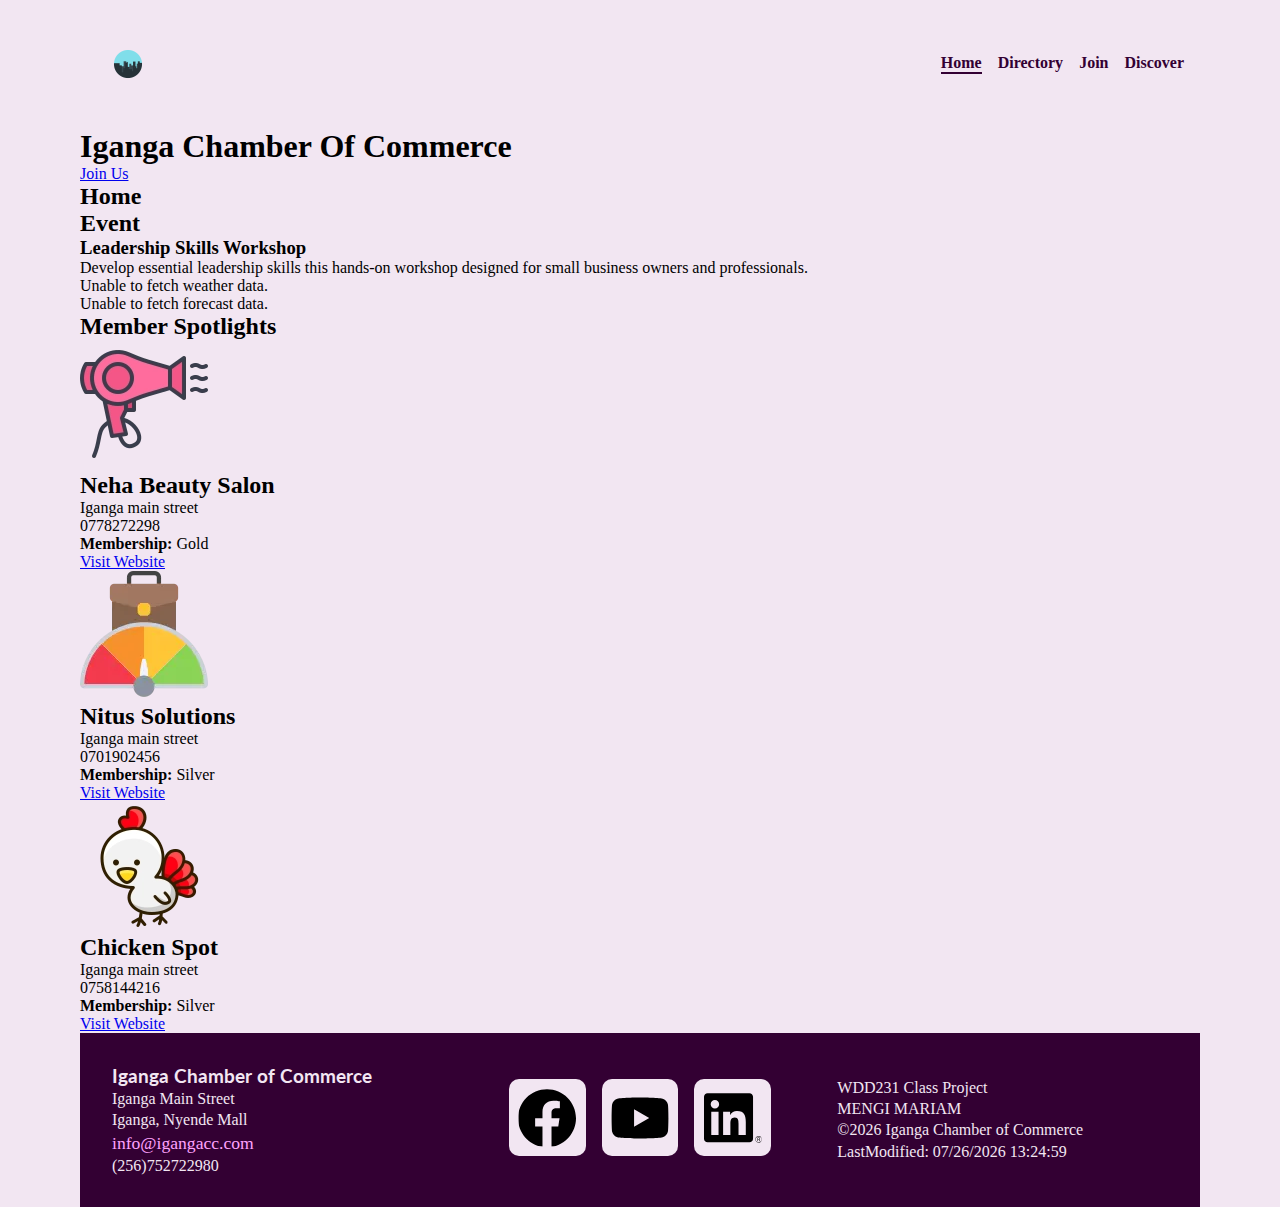
<file: chamber/index.html>
<!DOCTYPE html>

<html lang="en-US">

<head>
<meta charset="UTF-8">
<meta name="viewport" content="width=device-width, initial-scale=1.0">
<title>Iganga Chamber of Commerce </title>
<meta name="description" content="A directory of Iganga Chamber of Commerce members.">
<meta name="author" content="Mengi Mariam">
<meta property="og:title" content="Iganga Chamber of Commerce Directory">
<meta property="og:description" content="The Iganga Chamber of Commerce empowers local businesses, encourages investment, and connects entrepreneurs with valuable resources and growth opportunities">
<meta property="og:image" content="https://mengi256.github.io/wdd231/chamber/images/chamber.webp">
<meta property="og:url" content="https://mengi256.io/wdd231/chamber/directory.html">
<link rel="icon" href="images/favicon.ico">
<link rel="preconnect" href="https://fonts.googleapis.com">
<link rel="preconnect" href="https://fonts.gstatic.com" crossorigin>
<link href="https://fonts.googleapis.com/css2?family=Lato:ital,wght@0,100;0,300;0,400;0,700;0,900;1,100;1,300;1,400;1,700;1,900&family=Open+Sans:ital,wght@0,300..800;1,300..800&display=swap" rel="stylesheet">
<script src="scripts/chamber.js" defer></script>
<link rel="stylesheet" href="styles/chamber_small.css">
<link rel="stylesheet" href="styles/chamber_large.css" media="(min-width: 700px)">

</head>

  <body>
    <div class="header-wrap">
    <header>
      <div class="header-img-box"> 
      <img src="images/town.png" alt="Iganga town">
      
      </div>
      <div id="menu"></div>
    </header>
    <nav>
         <ul class="navigation"> 
            <li id="current"><a href="index.html">Home</a></li>
            <li ><a href="directory.html">Directory</a></li>
             <li><a href="join.html">Join</a></li>
              <li><a href="discover.html">Discover</a></li>
            </ul>
         

      </nav>
    </div>
    <main>
   
    <section class="hero-section-box">
      <div class="hero-section">  
        <div class="hero-info">
            <h1 class="hero-heading">Iganga Chamber Of Commerce</h1>
            <a class="join-btn" href="join.html">Join Us</a>
        </div>
        </div>
    </section>
    <h2 class="way-finding">Home</h2>

    <div class="big-container"> 
    <section >
       
    <div class="current-event">

         <h2>Event</h2>
        <div class="event">
            <h3>Leadership Skills Workshop </h3>
            <p>Develop essential leadership skills
              this hands-on workshop designed for 
              small business owners and professionals.</p>
        </div>
        
        </div>

    </section>

 <section id="weather">
  
  <div id="current-weather" class="weather-box">
  
  </div>

  <div id="forecast" class="weather-box">
    
    
  </div>
</section>
</div>


<section id="spotlights">
        <h2>Member Spotlights</h2>
        <div id="spotlight-container" class="spotlight-grid">
          
        </div>
    </section>
 
  </main>

  <footer>
    <div class="contact">
      <h3>Iganga Chamber of Commerce</h3>
      <p>Iganga Main Street</p>
      <p>Iganga, Nyende Mall</p>
      <a class="email" href="mailto:mengimagheed7@gmail.com">info@igangacc.com</a>
      <p>(256)752722980</p>
    </div>
    <div class=" social-links">
      <a href="https://facebook.com">
        <img src="images/facebook.svg" alt="facebook logo">
      </a>
      <a href="https://youtube.com">
        <img src="images/youtube.svg" alt="youtube logo">
      </a>
      <a href="https://linkedin.com">
        <img src="images/linkedin.svg" alt="Linkedin logo">
      </a>

    </div>
    <div class="footer-dates"> 
      <p>WDD231 Class Project</p>
      <p>MENGI MARIAM</p>
   <p> &copy;<span id="year"></span> Iganga Chamber of Commerce</p>
   <p id="lastmodified"></p>
   </div>
   
   

  </footer>
  </body>
  
  </html>
</file>
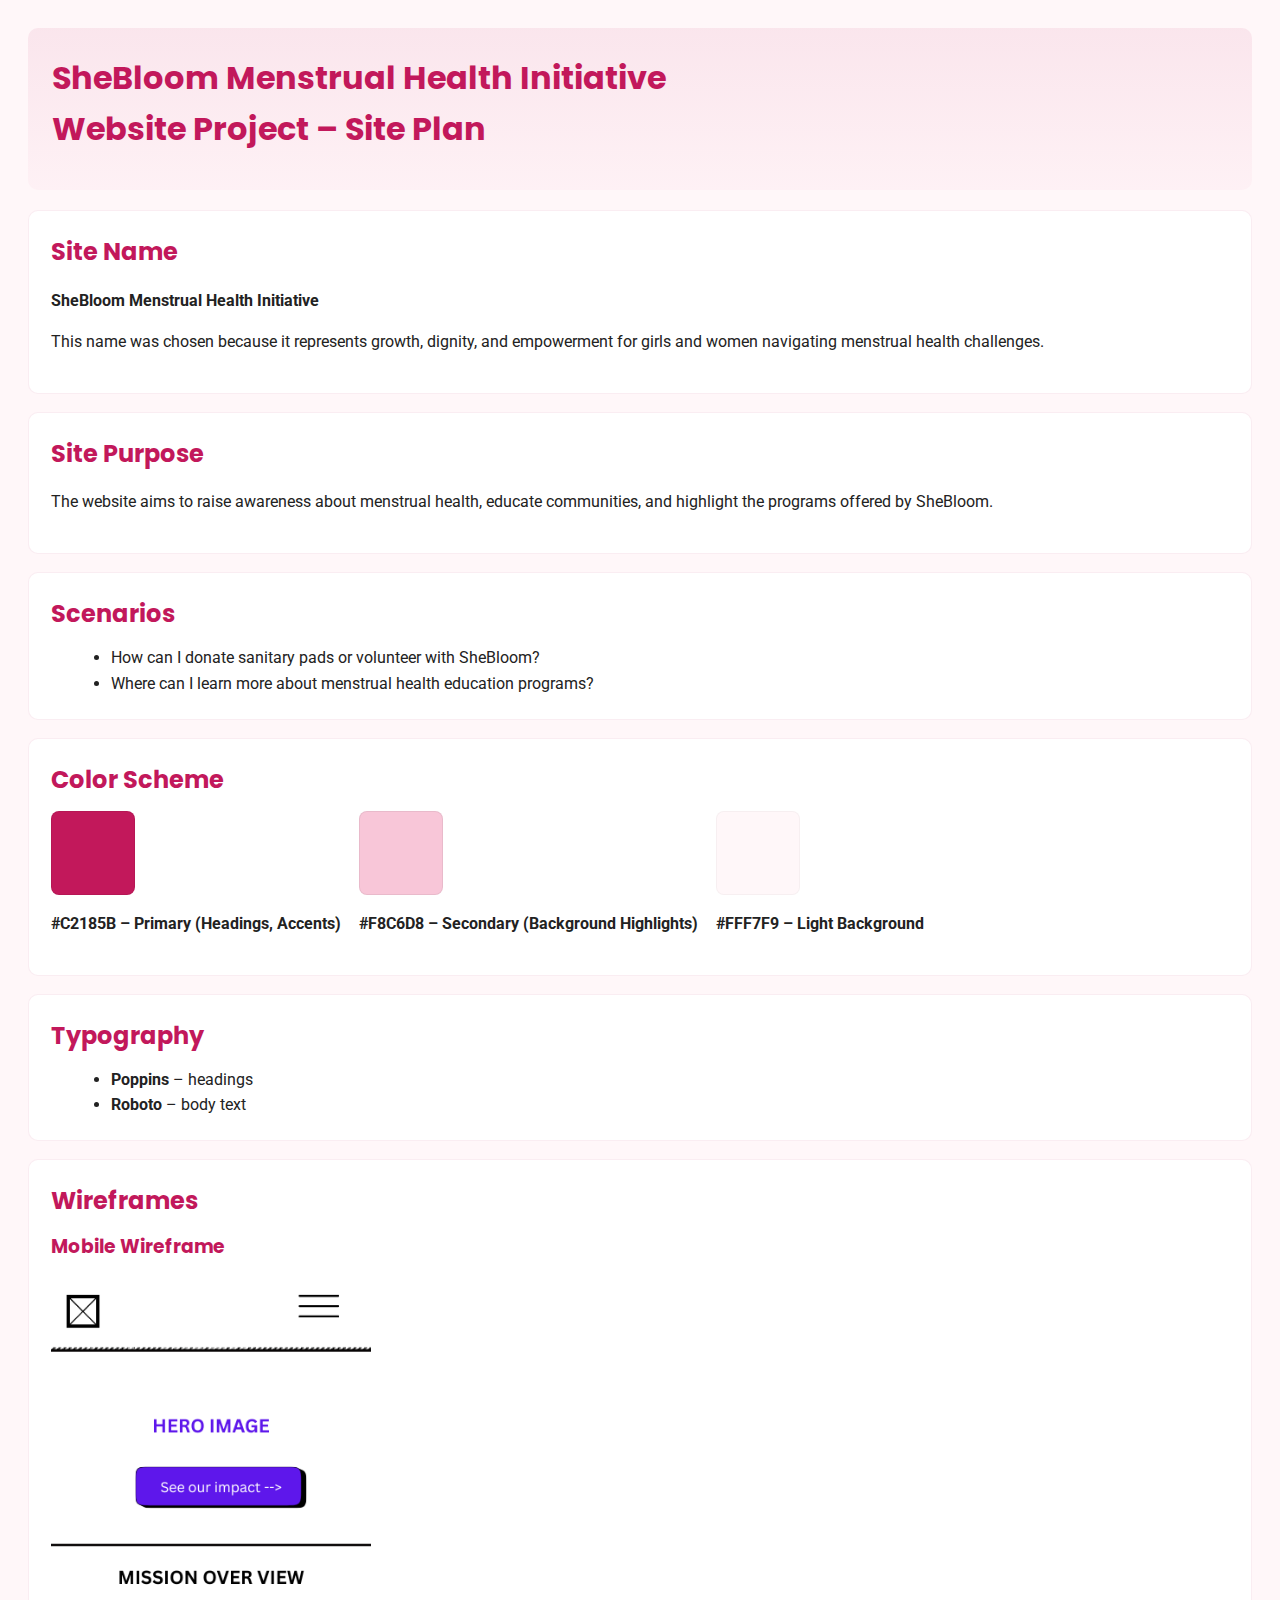
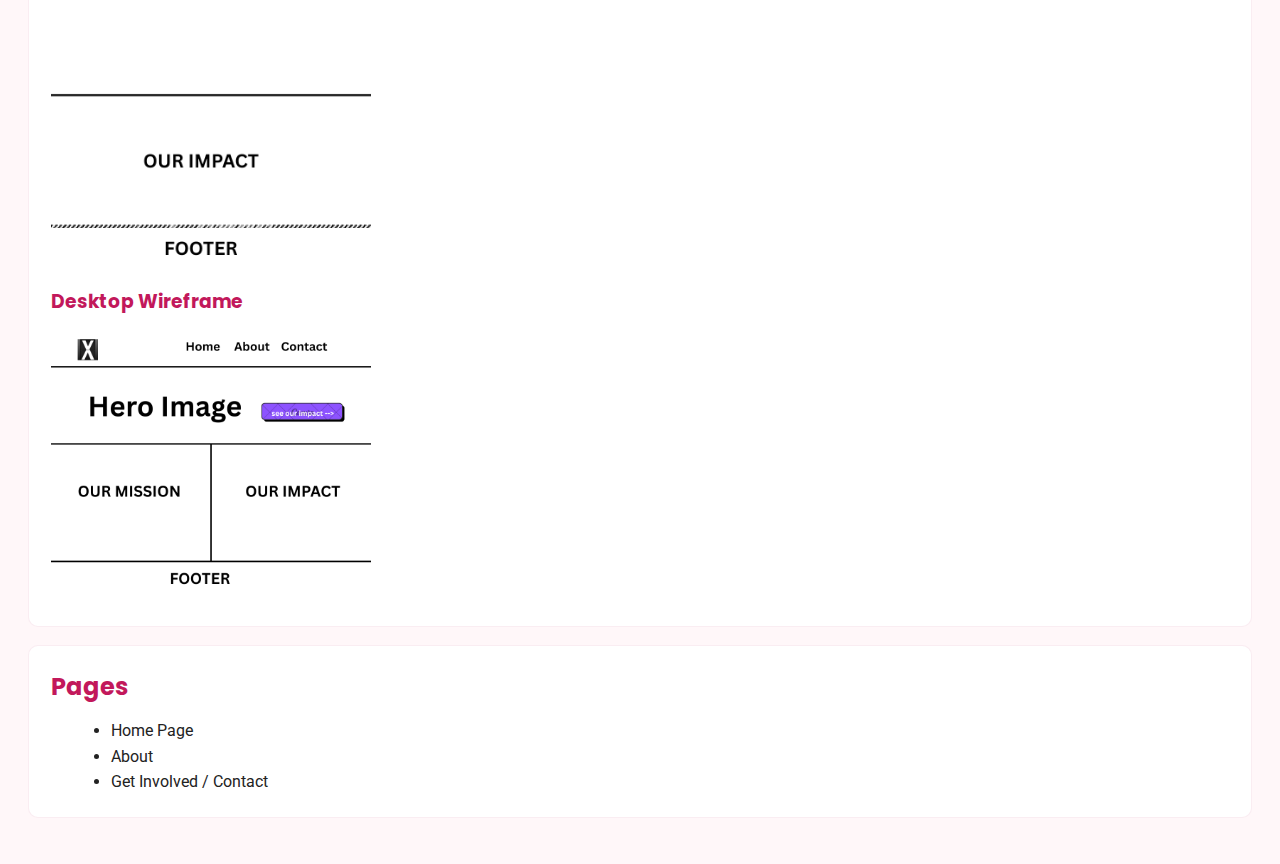
<file: siteplan.html>
<!DOCTYPE html>
<html lang="en-US">
<head>
  <meta charset="UTF-8">
  <meta name="viewport" content="width=device-width, initial-scale=1.0">
  <title>SheBloom Menstrual Health Initiative – Site Plan</title>
  <link rel="stylesheet" href="siteplan.css">
</head>
<body>
  <header>
    <h1>SheBloom Menstrual Health Initiative<br>Website Project – Site Plan</h1>
  </header>

  <section>
    <h2>Site Name</h2>
    <p><strong>SheBloom Menstrual Health Initiative</strong></p>
    <p>This name was chosen because it represents growth, dignity, and empowerment for girls and women navigating menstrual health challenges.</p>
  </section>

  <section>
    <h2>Site Purpose</h2>
    <p>The website aims to raise awareness about menstrual health, educate communities, and highlight the programs offered by SheBloom.</p>
  </section>

  <section>
    <h2>Scenarios</h2>
    <ul>
      <li>How can I donate sanitary pads or volunteer with SheBloom?</li>
      <li>Where can I learn more about menstrual health education programs?</li>
    </ul>
  </section>

  <section>
    <h2>Color Scheme</h2>
    <div class="swatch-container">
      <div>
        <div class="color-swatch primary"></div>
        <p><strong>#C2185B – Primary (Headings, Accents)</strong></p>
      </div>
      <div>
        <div class="color-swatch secondary"></div>
        <p><strong>#F8C6D8 – Secondary (Background Highlights)</strong></p>
      </div>
      <div>
        <div class="color-swatch light-bg"></div>
        <p><strong>#FFF7F9 – Light Background</strong></p>
      </div>
    </div>
  </section>

  <section>
    <h2>Typography</h2>
    <ul>
      <li><strong>Poppins</strong> – headings</li>
      <li><strong>Roboto</strong> – body text</li>
    </ul>
  </section>

  <section>
    <h2>Wireframes</h2>
    <h3>Mobile Wireframe</h3>
<img src="images/mobile.png" alt="mobile wireframe" >
    <h3>Desktop Wireframe</h3>
 <img class="desktop" src="images/desktop.png" alt="desktop wireframe" >
  </section>

  <section>
    <h2>Pages</h2>
    <ul>
      <li>Home Page</li>
      <li>About</li>
      <li>Get Involved / Contact</li>
    </ul>
  </section>
</body>
</html>
</file>
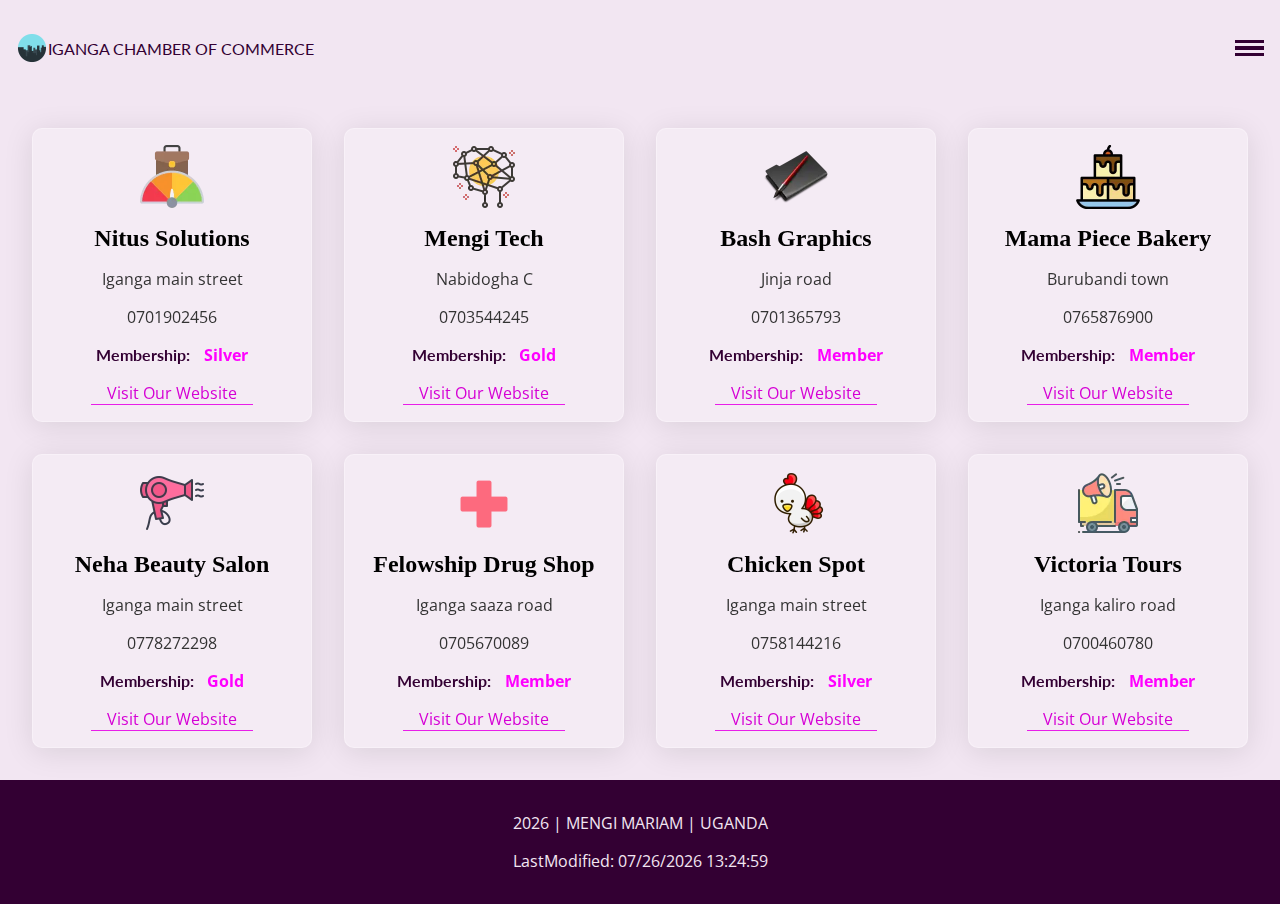
<file: chamber/directory.html>
<!DOCTYPE html>
<html lang="en-US">
  <head>
    <meta charset="utf-8">
    <meta name="viewport" content="width=device-width, initial-scale=1">
   <meta name="description" content="Mengi Mariam, a BYU–Pathway student from Uganda, shares her journey in software development and passion for web technologies.">

    <meta name="author" content="Mengi Mariam">
   
<title>MENGI MARIAM | WDD 231</title>
   <link rel="preconnect" href="https://fonts.googleapis.com">
<link rel="preconnect" href="https://fonts.gstatic.com" crossorigin>
<link href="https://fonts.googleapis.com/css2?family=Lato:ital,wght@0,100;0,300;0,400;0,700;0,900;1,100;1,300;1,400;1,700;1,900&family=Open+Sans:ital,wght@0,300..800;1,300..800&display=swap" rel="stylesheet">
    
     <script src="scripts/chamber.js" defer></script>
     <link rel="stylesheet" href="styles/chamber.css">
     
   
  </head>
  <body>
    <header>
      <div class="header-img-box"> 
      <img src="images/town.png" alt="Iganga town">
      <p>Iganga Chamber of Commerce</p>
      </div>
      <div id="menu"></div>
    </header>
    <nav>
         <ul class="navigation"> 
            <li><a href="index.html">Home</a></li>
            <li class="current"><a href="directory.html">Directory</a></li>
             <li><a href="join.html">Join</a></li>
              <li><a href="discover.html">Discover</a></li>
            </ul>
         

      </nav>
    <main>
   <div id="members-container"></div>
  </main>

  <footer>
   <p>  <span id="year"> </span> | MENGI MARIAM | UGANDA</p>
   <p id="lastmodified"></p>
  </footer>
  </body>
  
  </html>
</file>
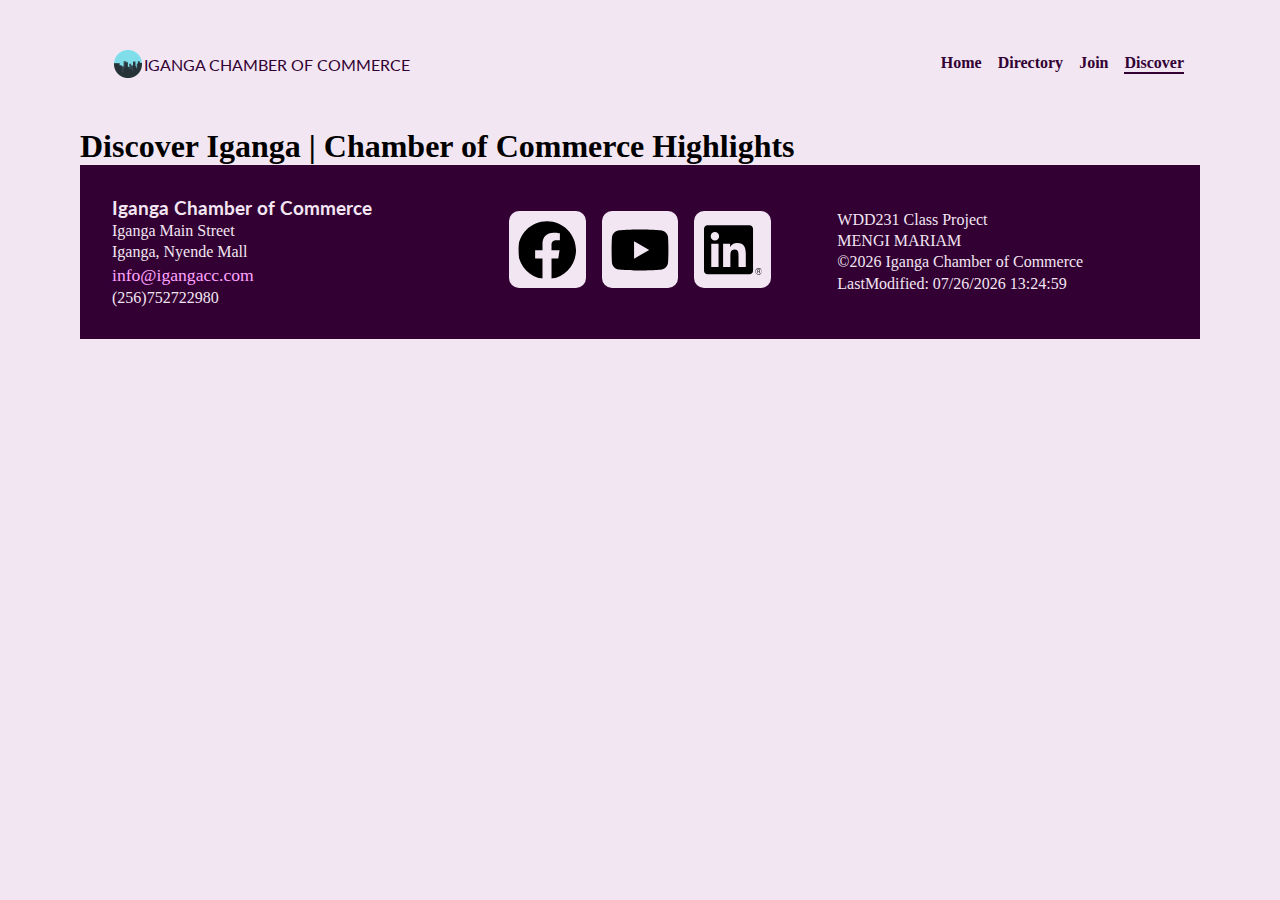
<file: chamber/discover.html>
<!DOCTYPE html>

<html lang="en-US">

<head>
<meta charset="UTF-8">
<meta name="viewport" content="width=device-width, initial-scale=1.0">
<title>Discover Iganga | Iganga Chamber of Commerce</title>

<meta name="description" content="Discover Iganga’s local businesses, attractions, and chamber members. Explore featured spots and points of interest in the city.">

<meta name="author" content="Mengi Mariam">
<meta property="og:title" content="Iganga Chamber of Commerce Directory">
<meta property="og:description" content="Explore Iganga’s businesses, attractions, and chamber members. Discover featured spots and points of interest in the city.">

<meta property="og:image" content="https://mengi256.github.io/wdd231/chamber/images/chamber.webp">
<meta property="og:url" content="https://mengi256.io/wdd231/chamber/directory.html">
<link rel="icon" href="images/favicon.ico">
<link rel="preconnect" href="https://fonts.googleapis.com">
<link rel="preconnect" href="https://fonts.gstatic.com" crossorigin>
<link href="https://fonts.googleapis.com/css2?family=Lato:ital,wght@0,100;0,300;0,400;0,700;0,900;1,100;1,300;1,400;1,700;1,900&family=Open+Sans:ital,wght@0,300..800;1,300..800&display=swap" rel="stylesheet">
<script type="module" src="scripts/chamber.js" ></script>

<link rel="stylesheet" href="styles/chamber_small.css">
<link rel="stylesheet" href="styles/chamber_large.css" media="(min-width: 700px)">
</head>

  <body>
   <div class="header-wrap">
    <header>
      <div class="header-img-box"> 
      <img src="images/town.png" alt="Iganga town">
      <p>Iganga Chamber of Commerce</p>
      </div>
      <div id="menu"></div>
    </header>
    <nav>
         <ul class="navigation"> 
            <li><a href="index.html">Home</a></li>
            <li><a href="directory.html">Directory</a></li>
             <li><a href="join.html">Join</a></li>
              <li id="current"><a href="discover.html">Discover</a></li>
            </ul>
         

      </nav>
    </div>
  

    <main>
  <h1 class="discover-heading">Discover Iganga | Chamber of Commerce Highlights</h1>
  <section id="visit-message"></section>
  <div class="discover-grid" id="discover-grid"></div>
</main>


  <footer>
    <div class="contact">
      <h3>Iganga Chamber of Commerce</h3>
      <p>Iganga Main Street</p>
      <p>Iganga, Nyende Mall</p>
      <a class="email" href="mailto:mengimagheed7@gmail.com">info@igangacc.com</a>
      <p>(256)752722980</p>
    </div>
    <div class=" social-links">
      <a href="https://facebook.com">
        <img src="images/facebook.svg" alt="facebook logo">
      </a>
      <a href="https://youtube.com">
        <img src="images/youtube.svg" alt="youtube logo">
      </a>
      <a href="https://linkedin.com">
        <img src="images/linkedin.svg" alt="Linkedin logo">
      </a>

    </div>
    <div class="footer-dates"> 
      <p>WDD231 Class Project</p>
      <p>MENGI MARIAM</p>
   <p> &copy;<span id="year"></span> Iganga Chamber of Commerce</p>
   <p id="lastmodified"></p>
   </div>
   
   

  </footer>
  </body>
  
  </html>
</file>
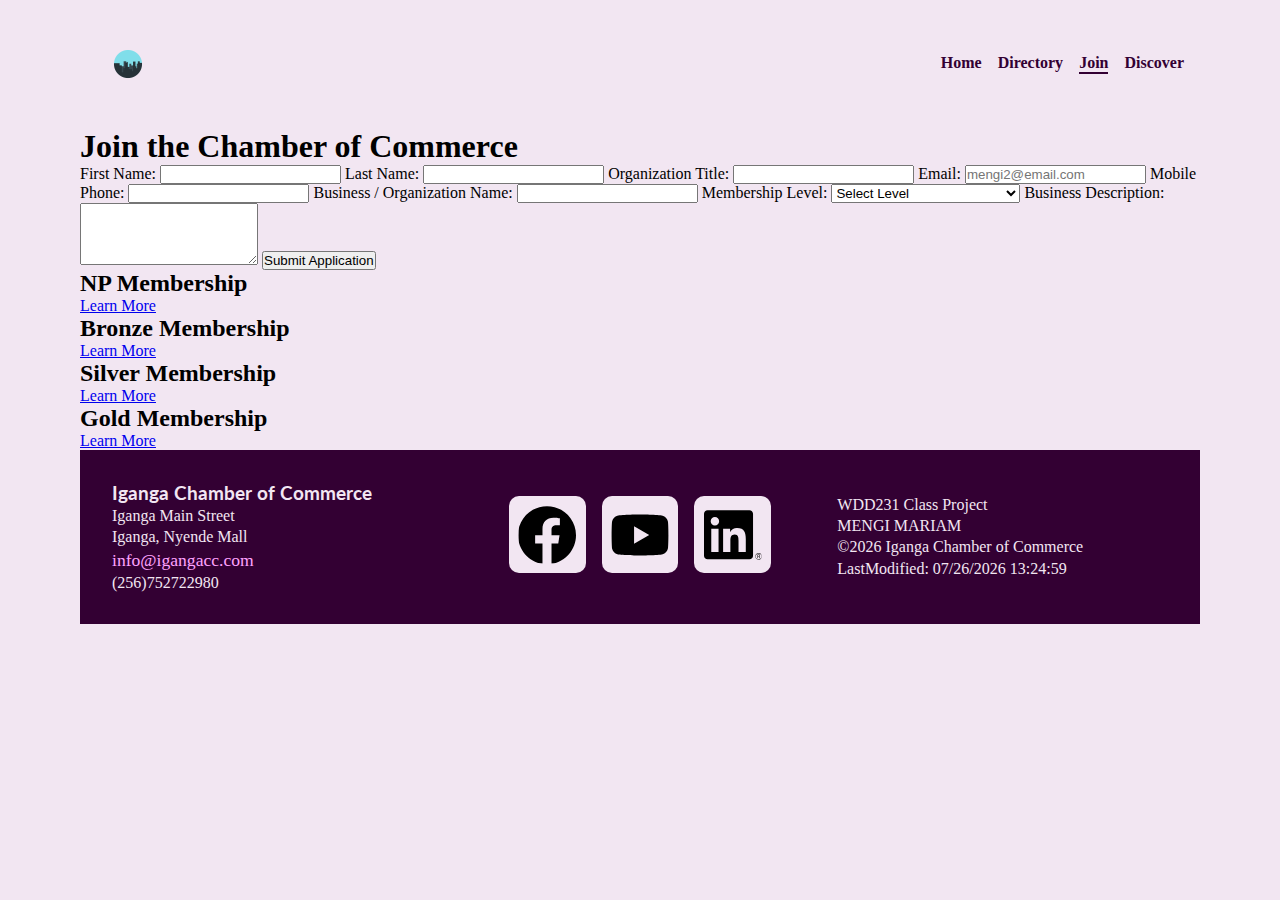
<file: chamber/join.html>
<!DOCTYPE html>

<html lang="en-US">

<head>
<meta charset="UTF-8">
<meta name="viewport" content="width=device-width, initial-scale=1.0">
<title>Iganga Chamber of Commerce </title>
<meta name="description" content="A directory of Iganga Chamber of Commerce members.">
<meta name="author" content="Mengi Mariam">
<meta property="og:title" content="Iganga Chamber of Commerce Directory">
<meta property="og:description" content="The Iganga Chamber of Commerce empowers local businesses, encourages investment, and connects entrepreneurs with valuable resources and growth opportunities">
<meta property="og:image" content="https://mengi256.github.io/wdd231/chamber/images/chamber.webp">
<meta property="og:url" content="https://mengi256.io/wdd231/chamber/directory.html">
<link rel="icon" href="images/favicon.ico">
<link rel="preconnect" href="https://fonts.googleapis.com">
<link rel="preconnect" href="https://fonts.gstatic.com" crossorigin>
<link href="https://fonts.googleapis.com/css2?family=Lato:ital,wght@0,100;0,300;0,400;0,700;0,900;1,100;1,300;1,400;1,700;1,900&family=Open+Sans:ital,wght@0,300..800;1,300..800&display=swap" rel="stylesheet">
<script src="scripts/chamber.js" defer></script>
<link rel="stylesheet" href="styles/chamber_small.css">
<link rel="stylesheet" href="styles/chamber_large.css" media="(min-width: 700px)">

</head>

  <body>
    <div class="header-wrap">
    <header>
      <div class="header-img-box"> 
      <img src="images/town.png" alt="Iganga town">
      
      </div>
      <div id="menu"></div>
    </header>
    <nav>
         <ul class="navigation"> 
            <li ><a href="index.html">Home</a></li>
            <li ><a href="directory.html">Directory</a></li>
             <li id="current"><a href="join.html">Join</a></li>
              <li><a href="discover.html">Discover</a></li>
            </ul>
         

      </nav>
    </div>
  

  <main>

    <h1 class="join-heading">Join the Chamber of Commerce</h1>

    <section class="form-and-cards">

      <form action="thankyou.html" method="get" class="join-form">

      
        <label>
          First Name:
          <input 
            type="text" 
            name="firstName" 
            required 
            autocomplete="given-name"
            title="Enter your first name">
        </label>

        <label>
          Last Name:
          <input 
            type="text" 
            name="lastName" 
            required 
            autocomplete="family-name"
            title="Enter your last name">
        </label>

     
        <label>
          Organization Title:
          <input 
            type="text" 
            name="orgTitle"
            autocomplete="organization-title"
            title="Your title within the organization"
            pattern="[A-Za-z\s\-]{7,}">
        </label>

       
        <label>
          Email:
          <input 
            type="email" 
            name="email" 
            required
            autocomplete="email"
            placeholder="mengi2@email.com"
            title="Enter a valid email address">
        </label>

      
        <label>
          Mobile Phone:
          <input 
            type="tel" 
            name="phone" 
            required
            autocomplete="tel"
            title="Enter your mobile number">
        </label>

     
        <label>
          Business / Organization Name:
          <input 
            type="text" 
            name="organization" 
            required 
            autocomplete="organization"
            title="Enter your organization name">
        </label>

    
        <label>
          Membership Level:
          <select name="membership" required title="Choose a membership level">
            <option value="">Select Level</option>
            <option value="np">NP Membership (Non-profit)</option>
            <option value="bronze">Bronze Membership</option>
            <option value="silver">Silver Membership</option>
            <option value="gold">Gold Membership</option>
          </select>
        </label>

     
        <label>
          Business Description:
          <textarea 
            name="description" 
            rows="4" 
            title="Describe your business"></textarea>
        </label>

     
        <input type="hidden" id="timestamp" name="timestamp">

        <input type="submit" value="Submit Application" class="submit-btn">

      </form>

    
      <section class="membership-cards">
        <div class="card" id="np-card">
          <h2>NP Membership</h2>
          <a href="#" data-modal="np-modal">Learn More</a>
        </div>

        <div class="card" id="bronze-card">
          <h2>Bronze Membership</h2>
          <a href="#" data-modal="bronze-modal">Learn More</a>
        </div>

        <div class="card" id="silver-card">
          <h2>Silver Membership</h2>
          <a href="#" data-modal="silver-modal">Learn More</a>
        </div>

        <div class="card" id="gold-card">
          <h2>Gold Membership</h2>
          <a href="#" data-modal="gold-modal">Learn More</a>
        </div>
      </section>

    </section>

 
    <dialog class="modal" id="np-modal">
      <div class="modal-content">
        <h3>NP Membership Benefits</h3>
        <p>No fee — Non-profit focused support.</p>
        <button class="close">Close</button>
      </div>
    </dialog>

    <dialog class="modal" id="bronze-modal">
      <div class="modal-content">
        <h3>Bronze Membership Benefits</h3>
        <p>Basic advertising, event discounts.</p>
        <button class="close">Close</button>
      </div>
    </dialog>

    <dialog class="modal" id="silver-modal">
      <div class="modal-content">
        <h3>Silver Membership Benefits</h3>
        <p>More visibility, spotlight positions, training.</p>
        <button class="close">Close</button>
      </div>
    </dialog>

    <dialog class="modal" id="gold-modal">
      <div class="modal-content">
        <h3>Gold Membership Benefits</h3>
        <p>Premium advertising, priority events, top-tier features.</p>
        <button class="close">Close</button>
      </div>
    </dialog>

  </main>


  <footer>
    <div class="contact">
      <h3>Iganga Chamber of Commerce</h3>
      <p>Iganga Main Street</p>
      <p>Iganga, Nyende Mall</p>
      <a class="email" href="mailto:mengimagheed7@gmail.com">info@igangacc.com</a>
      <p>(256)752722980</p>
    </div>
    <div class=" social-links">
      <a href="https://facebook.com">
        <img src="images/facebook.svg" alt="facebook logo">
      </a>
      <a href="https://youtube.com">
        <img src="images/youtube.svg" alt="youtube logo">
      </a>
      <a href="https://linkedin.com">
        <img src="images/linkedin.svg" alt="Linkedin logo">
      </a>

    </div>
    <div class="footer-dates"> 
      <p>WDD231 Class Project</p>
      <p>MENGI MARIAM</p>
   <p> &copy;<span id="year"></span> Iganga Chamber of Commerce</p>
   <p id="lastmodified"></p>
   </div>
   
   

  </footer>
  </body>
  
  </html>
</file>
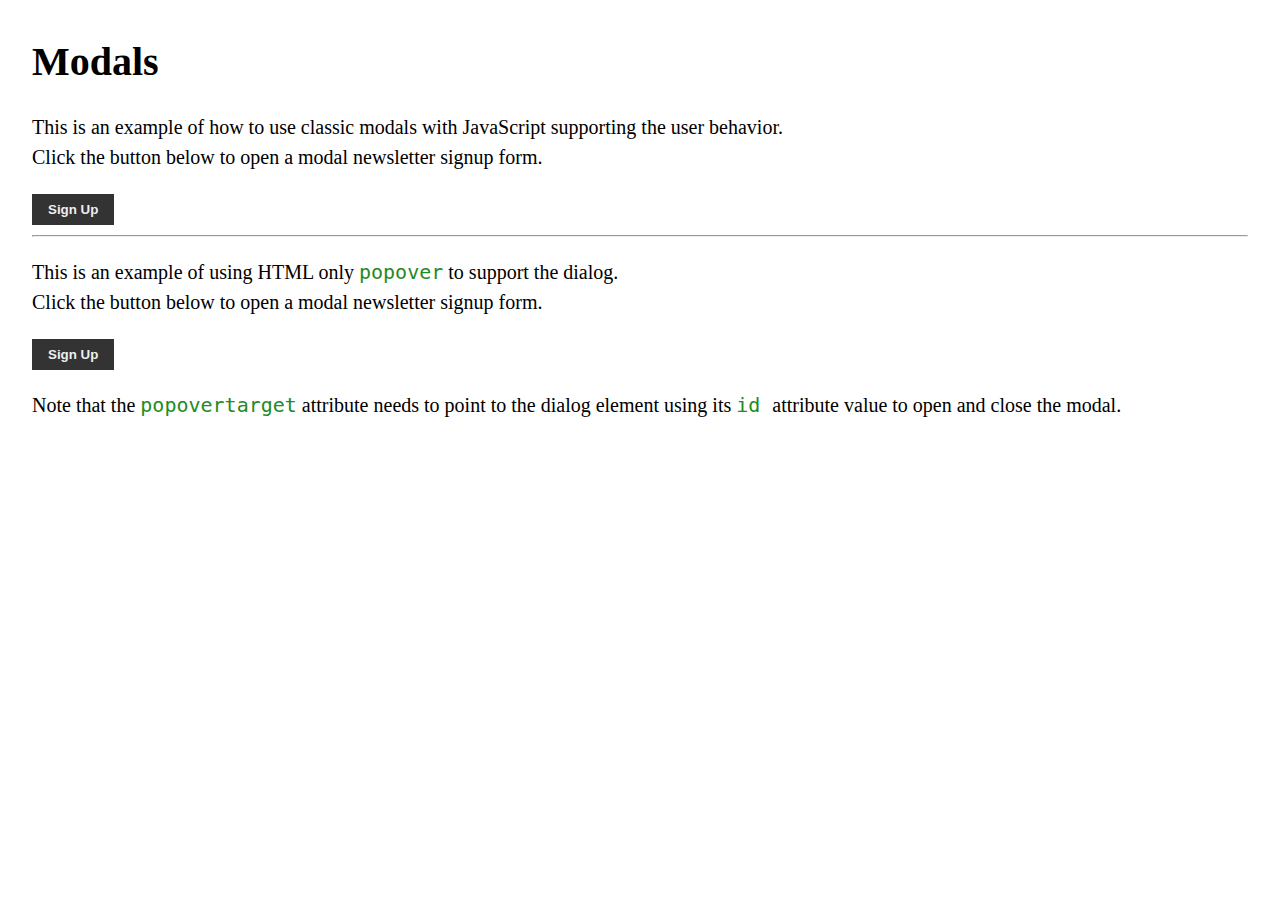
<file: week04/modals.html>
<!DOCTYPE html>
<html lang="en">
<head>
    <meta charset="UTF-8">
    <meta name="viewport" content="width=device-width, initial-scale=1.0">
    <title>Document</title>
    <link rel="stylesheet" href="modal.css">
    <script src="modals.js" defer></script>
</head>
<body>
    <!-- <dialog id="myModal">
  <h2>Modal Dialog</h2>
  <p>This is a modal dialog.</p>
  <button id="closeModal">Close</button>
</dialog> -->




<!-- FORM DISPLAY WITH MODAL -->

<h1>Modals</h1>
<p>This is an example of how to use classic modals with JavaScript supporting the user behavior.<br> Click the button below to open a modal newsletter signup form.</p>
<button class="button open-button">Sign Up</button>

<dialog id="signup">
  <h2>Newsletter</h2>
  <p>Stay updated with our latest news and promotions by signing up for our newsletter!</p>
  <button class="close-button">❌</button>
  <form class="form" method="dialog">
    <label>Name<input type="text"></label>
    <label>Email<input type="email"></label>
    <button class="button" type="submit">Sign Up</button>
  </form>
</dialog>
<hr>
<p>This is an example of using HTML only <code>popover</code> to support the dialog.<br> Click the button below to open a modal newsletter signup form.</p>
<button class="button open-button" popovertarget="newsletter">Sign Up</button>

<p>Note that the <code>popovertarget</code> attribute needs to point to the dialog element using its <code>id </code> attribute value to open and close the modal.</p>

<dialog class="modal" id="newsletter" popover>
  <button class="close-button" popovertarget="newsletter" popovertargetaction="hide">❌</button>
  <h2>Stake Trek</h2>
  <h3>Volunteer Signup</h3>
  <form class="form" method="dialog">
    <label>Name<input type="text" required></label>
    <label>Phone<input type="tel" pattern="^\+?\d{1,4}?\s?(\(?\d{3}\)?\s?-?\s?\d{3}\s?-?\s?\d{4})$" placeholder="+1 555-123-4567" required></label>
    <button class="button" type="submit">Sign Up</button>
  </form>

</dialog>
    
</body>
</html>
</file>
<file: chamber/styles/chamber_small.css>
*{
    margin: 0;
    padding: 0;
    box-sizing: border-box;
}
:root {
  --primary-color: #ff00ff;
  --secondary-color: #330033;
  --accent-color: #610061;
  --text-color: #333333;
  --light-bg: rgba(255, 255, 255, 0.2);
  --border-light: rgba(255, 255, 255, 0.3);
  --background-color: #f2e6f2;
 --email-color: #FFA3FF;
  --heading-font: "Lato", sans-serif;
  --paragraph-font: "Open Sans", sans-serif;
}


body{
     background-color: var(--background-color);
}

 header{
    display: flex;
    align-items: center;
    justify-content: space-between;
    padding: 2rem 1rem;
    gap: 2rem;
  
 }
.header-img-box{
    display: flex;
    align-items: center;
}
.header-img-box p{
    font-family: var(--heading-font);
    color: var(--secondary-color);
    text-transform: uppercase;
}
.header-img-box img{
    width: 2rem;
}


#menu{
    width: 1.8rem;
    height: 0.2rem;
    background-color: var(--secondary-color);
    position: relative;
    cursor: pointer;
  
   
   
}

#menu::before, #menu::after{
    content: "";
     width: 1.8rem;
    height: 0.2rem;
    background-color: var(--secondary-color);
    position: absolute;
    transition: 0.3s all;
    


}
#menu::before{
    top: -0.4rem;
}

#menu::after{
    top: 0.4rem;
}
#menu.show{
    background-color: transparent;
}
#menu.show::after{
transform: rotate(-45deg);
top: 0;
background-color:var(--secondary-color);}

#menu.show::before{
transform: rotate(45deg);
top: 0;
background-color:var(--secondary-color);}


.navigation{
    display:flex;
    flex-direction: column;
    list-style: none;
    gap: 1rem;

}

#current{
    border: 1px solid var(--secondary-color);
}
.navigation a:link,
.navigation a:visited{
    display: block;
    text-decoration: none;
    font-family: var(--paragraphy-font);
    color: var(--secondary-color);
    text-align: center;
    font-weight: 600;

}
 .navigation li{
 display: none;
 border-bottom: 2px solid var(--border-light);


}

.navigation.show li{
    display: block;
}

.header-img-box.show{
    display: none;
}
.directory-heading{
    margin: 1rem 0 0 2rem;
    font-family: var(--heading-font);
    color: var(--secondary-color);
}
.buttons{
    display: flex;
    align-items: center;
    justify-content: center;
    gap: 1rem;
    margin-top: 1rem ;
    margin-bottom: 1rem;
}
#grid-btn, #list-btn{
    padding: .6rem 1.2rem;
    font-weight: 600;
    color: var(--secondary-color);
    text-align: center;
    cursor: pointer;
}


.grid{
    display: grid;
    grid-template-columns: repeat(auto-fit,minmax(250px, 1fr));
   gap: 2rem;
    margin: 2rem;
   
}
.list{
 display: flex;
 flex-direction:column ;
 gap: 1rem;
 margin-bottom: 2rem;
 padding: 1rem;
}
.list .member-box{
    display: flex;
    flex-direction: row;
    flex-wrap: wrap;
    align-items: center;
    gap: 1rem;
    justify-content:space-evenly ;
    border-radius:0 ;
}
.member-box{
    display: flex;
    flex-direction:column ;
    align-items: center;
    gap: 1rem;
    border-radius: 10px;
    padding: 1rem .4rem;
    background:var(--light-bg);
   backdrop-filter: blur(10px);
   -webkit-backdrop-filter: blur(6px);
   box-shadow: 0 4px 30px rgba(0,0,0,0.1);
   border: 1px solid var(--border-light);
   
}
.member-box img{
    width: 4em;
}
 .member-box h2{
    font-size: 1rem;
    font-family: var(--heading-font);
    color: var(--secondary-color);
    font-weight: 800;
    text-transform: uppercase;
}
.member-box p{
    font-family: var(--paragraphy-font);
    color: var(--text-color);
}
.member-box span{
    color:var(--accent-color);
    font-weight: 700;
    padding-left: .6rem;
}
.member-box strong{
    font-family: var(--heading-font);
    color: var(--secondary-color);
}
.member-box a:link,
.member-box a:visited{
    display: block;
    text-decoration: none;
    color: var(--accent-color);
    font-family: var(--paragraphy-font);
    border-bottom: 2px solid var(--accent-color);
    padding: 0 1rem;
}

footer{
    display: grid;
    grid-template-columns: 1fr;
    gap: 2rem;
    background-color: var(--secondary-color);
    padding: 2rem;
    color: var(--background-color);
}
footer p{
    font-family:var(--paragraphy-font) ;
}
.social-links{
    display: flex;
    align-items: center;
    gap: 1rem;
    justify-content: center;
}
.email:link,
.email:visited{
    display: block;
    text-decoration: none;
    font-family: var(--paragraphy-font);
    color:var(--email-color);
    font-size: 1.1rem;

}
.social-links a:link,
.social-links a:visited{
    display: block;
    text-decoration: none;
}
.social-links img{
    width: 4.8rem;
    background-color: var(--background-color);
    padding: .6rem;
    border-radius: 10px;
    


}
.contact h3{
    font-family: var(--heading-font);
}
.footer-dates, .contact{
    display: flex;
    flex-direction: column;
    gap: .2rem;
}


.list .member-box img {
  display: none;
}
</file>
<file: chamber/styles/chamber_large.css>
@media (min-width:700px) {
    .header-wrap{
        display: flex;
        align-items: center;
        justify-content: space-between;
        padding: 1rem;
    }
    #menu{
        display: none;
    }
    .navigation{
        flex-direction: row;
    }
    .navigation li{
        display: block;
        border: none;
        
    }
    #current{
        border: none;
     border-bottom:2px solid #330033 ;
  
}
footer{
    grid-template-columns: 1fr 1fr 1fr;
    align-items: center;
}
}
@media (min-width:900px) {

    body{
        max-width: 70rem;
        margin: 0 auto;
    }
    
}
</file>
<file: siteplan.css>
/* styles.css - SheBloom Site Plan styles */
@import url('https://fonts.googleapis.com/css2?family=Poppins:wght@300;400;600&family=Roboto:wght@300;400&display=swap');

:root{
  --primary: #c2185b;
  --secondary: #f8c6d8;
  --light-bg: #fff7f9;
  --muted: #666666;
  --page-padding: 20px;
}

*{box-sizing: border-box}

body{
  font-family: 'Roboto', system-ui, -apple-system, 'Segoe UI', Arial;
  margin: 0;
  padding: var(--page-padding);
  background: var(--light-bg);
  color: #222;
  line-height: 1.6;
}

header{
  background: linear-gradient(180deg, rgba(194,24,91,0.08), rgba(248,198,216,0.12));
  border-radius: 10px;
  padding: 24px;
  margin-bottom: 20px;
}

h1, h2, h3{
  font-family: 'Poppins', 'Helvetica Neue', Arial, sans-serif;
  color: var(--primary);
  margin: 0 0 12px 0;
}

h1{font-size: 1.6rem}

section{
  background: #fff;
  padding: 18px;
  border-radius: 10px;
  margin-bottom: 18px;
  border: 1px solid rgba(194,24,91,0.08);
}

ul{margin: 0 0 0 1.25rem}

.swatch-container{
  display:flex;
  gap: 18px;
  align-items: flex-start;
  flex-wrap: wrap;
}

.color-swatch{
  width: 84px;
  height: 84px;
  border-radius: 8px;
  border: 1px solid rgba(0,0,0,0.06);
}

.color-swatch.primary{background: var(--primary)}
.color-swatch.secondary{background: var(--secondary)}
.color-swatch.light-bg{background: var(--light-bg); border: 1px solid rgba(0,0,0,0.03)}

img{
   max-width: 20rem;
}

 


@media (min-width: 760px){
  body{padding: 28px}
  h1{font-size: 2rem}
  section{padding: 22px}
}


a{color: var(--primary)}
button, .btn{background: var(--primary); color: #fff; border: none; padding: 10px 14px; border-radius: 8px; cursor: pointer}

.footer-note{font-size: 0.9rem; color: var(--muted); margin-top: 8px}
</file>
<file: chamber/styles/chamber.css>
*{
    margin: 0;
    padding: 0;
    box-sizing: border-box;
}
:root{
    --primary-color:#FF00FF;
    --secoundary-color: #330033;
      --background-color: #f2e6f2;
    --heading-font:"Lato", sans-serif;
    --paragraphy-font:"Open Sans", sans-serif;

}

body{
     background-color: var(--background-color);
}

 header{
    display: flex;
    align-items: center;
    justify-content: space-between;
    padding: 2rem 1rem;
    gap: 2rem;
  
 }
.header-img-box{
    display: flex;
    align-items: center;
}
.header-img-box p{
    font-family: var(--heading-font);
    color: var(--secoundary-color);
    text-transform: uppercase;
}
.header-img-box img{
    width: 2rem;
}


#menu{
    width: 1.8rem;
    height: 0.2rem;
    background-color: var(--secoundary-color);
    position: relative;
    cursor: pointer;
  
   
   
}

#menu::before, #menu::after{
    content: "";
     width: 1.8rem;
    height: 0.2rem;
    background-color: var(--secoundary-color);
    position: absolute;
    transition: 0.3s all;
    


}
#menu::before{
    top: -0.4rem;
}

#menu::after{
    top: 0.4rem;
}
#menu.show{
    background-color: transparent;
}
#menu.show::after{
transform: rotate(-45deg);
top: 0;
background-color:var(--secoundary-color);}

#menu.show::before{
transform: rotate(45deg);
top: 0;
background-color:var(--secoundary-color);}


.navigation{
    display:flex;
    flex-direction: column;
    list-style: none;
    gap: 1rem;

}
li{
    border-bottom: 2px solid rgba(255,255,255,0.3);

}
.current{
    border: 1px solid #330033;
}
.navigation a:link,
.navigation a:visited{
    display: block;
    text-decoration: none;
    font-family: var(--paragraphy-font);
    color: var(--secoundary-color);
    text-align: center;

}
 .navigation li{
 display: none;
}

.navigation.show li{
    display: block;
}

.header-img-box.show{
    display: none;
}

.current{
   
}
#members-container{
    display: grid;
    grid-template-columns: repeat(auto-fit,minmax(250px, 1fr));
   
    gap: 2rem;
    margin: 2rem;
   
}
.member-box{
    display: flex;
    flex-direction:column ;
    align-items: center;
    gap: 1rem;
    border-radius: 10px;
    padding: 1rem .4rem;
    background:rgba(255,255,255,0.2);
   backdrop-filter: blur(10px);
   -webkit-backdrop-filter: blur(6px);
   border-radius: 10px;
   box-shadow: 0 4px 30px rgba(0,0,0,0.1);
   border: 1px solid rgba(255,255,255,0.3);
   
}
.member-box img{
    width: 4em;
}
 .member-box h1{
    font-size: 1rem;
    font-family: var(--heading-font);
    color: var(--secoundary-color);
    font-weight: 800;
    text-transform: uppercase;
}
.member-box p{
    font-family: var(--paragraphy-font);
    color: #333;
}
.member-box span{
    color: var(--primary-color);
    font-weight: 700;
    padding-left: .6rem;
}
.member-box strong{
    font-family: var(--heading-font);
    color: var(--secoundary-color);
}
.member-box a:link,
.member-box a:visited{
    display: block;
    text-decoration: none;
    color: #d500d5;
    font-family: var(--paragraphy-font);
    border-bottom: 1px solid #e81ee8;
    padding: 0 1rem;
}

footer{
    display: flex;
    flex-direction: column;
    align-items: center;
    gap: 1rem;
    background-color: var(--secoundary-color);
    padding: 2rem;
    color: var(--background-color);
}
footer p{
    font-family:var(--paragraphy-font) ;
}
</file>
<file: week04/modal.css>
/* dialog {
  width: 400px;
  height: 300px;
  background-color: white;
  border: 1px solid black;
  border-radius: 5px;
  box-shadow: 0 0 10px rgb(0 0 0 / 50%);
  padding: 20px;
}
::backdrop {
  background-color: rgb(0 0 0 / 50%);
} */

body {
  margin: 2rem;
  font-size: 1.25rem;
  line-height: 1.5;
}

h1,
h2 {
  margin: 0;
}

/* Styles for dialog elements with IDs #signup or #newsletter */
#signup,
#newsletter {
  padding: 1em;
  max-width: 40ch;
  border: 0;
  box-shadow: 0 0 1em rgb(0 0 0 / 30%);

  /* Style for the backdrop when the dialog is modal */
  &::backdrop {
    background: rgb(0 0 0 / 70%);
  }

  /* Styles for forms within these dialogs */
  form {
    display: grid;
    gap: 0.5em;

    /* Styles for input fields within the forms */
    input {
      width: 90%;
      padding: 0.5rem;
    }
  }

  /* Styles for the close button within these dialogs */
  .close-button {
    position: absolute;
    top: 10px;
    right: 10px;
    border: none;
    background: none;
    cursor: pointer; /* Added for better UX */
  }
}

/* General button styles */
.button {
  border: 0;
  cursor: pointer;
  background: #333;
  color: #eee;
  font-weight: 700;
  padding: 0.5rem 1rem;

  /* Hover and focus states for buttons */
  &:hover,
  &:focus {
    background: purple;
  }
}

/* Styles for any 'dialog' element when it's open */
dialog[open] {
  background-color: beige;
  border-radius: 10px;
  border: 1px solid rgb(0 0 0 / 0.1);
}

/* The :modal pseudo-class is not yet fully supported across all browsers and may cause errors in some environments. dialog[open] targets all dialog elements ... */

code {
  color: forestgreen;
}
</file>
